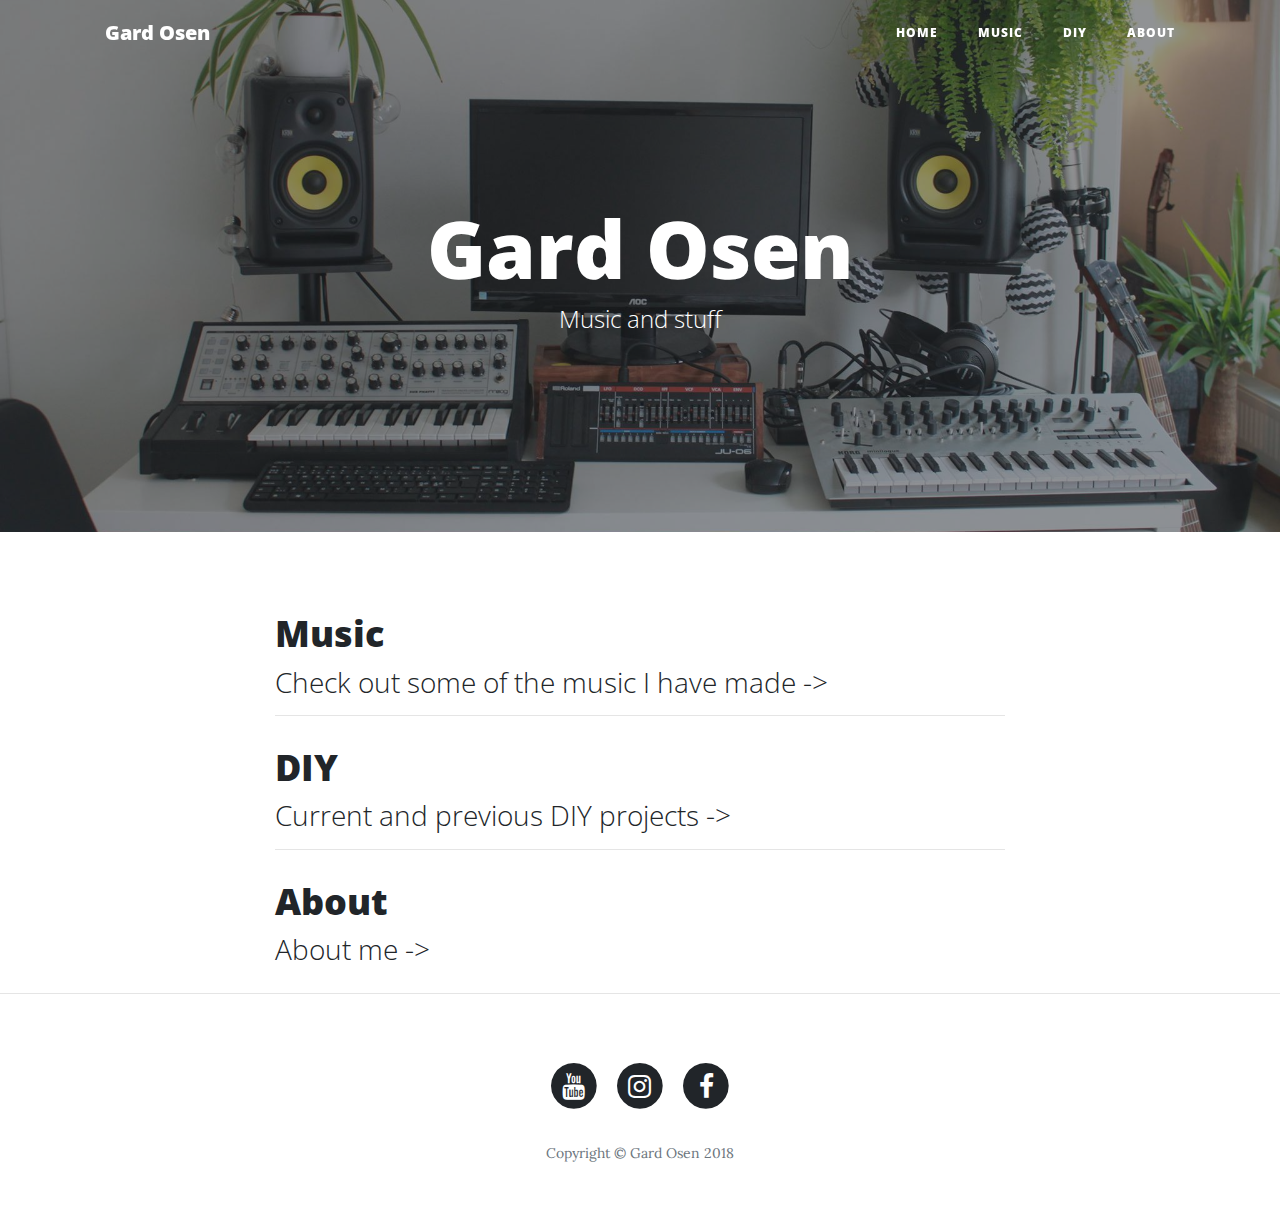
<file: public/index.html>
<!DOCTYPE html>
<html lang="en">

  <head>

    <meta charset="utf-8">
    <meta name="viewport" content="width=device-width, initial-scale=1, shrink-to-fit=no">
    <meta name="description" content="">
    <meta name="author" content="">

    <title>Gard Osen</title>

    <!-- Bootstrap core CSS -->
    <link href="vendor/bootstrap/css/bootstrap.min.css" rel="stylesheet">

    <!-- Custom fonts for this template -->
    <link href="vendor/font-awesome/css/font-awesome.min.css" rel="stylesheet" type="text/css">
    <link href='https://fonts.googleapis.com/css?family=Lora:400,700,400italic,700italic' rel='stylesheet' type='text/css'>
    <link href='https://fonts.googleapis.com/css?family=Open+Sans:300italic,400italic,600italic,700italic,800italic,400,300,600,700,800' rel='stylesheet' type='text/css'>

    <!-- Custom styles for this template -->
    <link href="css/clean-blog.min.css" rel="stylesheet">

  </head>

  <body>

    <!-- Navigation -->
    <nav class="navbar navbar-expand-lg navbar-light fixed-top" id="mainNav">
      <div class="container">
        <a class="navbar-brand" href="index.html">Gard Osen</a>
        <button class="navbar-toggler navbar-toggler-right" type="button" data-toggle="collapse" data-target="#navbarResponsive" aria-controls="navbarResponsive" aria-expanded="false" aria-label="Toggle navigation">
          Menu
          <i class="fa fa-bars"></i>
        </button>
        <div class="collapse navbar-collapse" id="navbarResponsive">
          <ul class="navbar-nav ml-auto">
            <li class="nav-item">
              <a class="nav-link" href="index.html">Home</a>
            </li>
            <li class="nav-item">
              <a class="nav-link" href="music.html">Music</a>
            </li>
            <li class="nav-item">
              <a class="nav-link" href="diy.html">DIY</a>
            </li>
            <li class="nav-item">
              <a class="nav-link" href="about.html">About</a>
            </li>
          </ul>
        </div>
      </div>
    </nav>

    <!-- Page Header -->
    <header class="masthead" style="background-image: url('img/pult.jpg')">
      <div class="overlay"></div>
      <div class="container">
        <div class="row">
          <div class="col-lg-8 col-md-10 mx-auto">
            <div class="site-heading">
              <h1>Gard Osen</h1>
              <span class="subheading">Music and stuff</span>
            </div>
          </div>
        </div>
      </div>
    </header>

    <!-- Main Content -->
    <div class="container">
      <div class="row">
        <div class="col-lg-8 col-md-10 mx-auto">
          <div class="post-preview">
            <a href="music.html">
              <h2 class="post-title">
                Music
              </h2>
              <h3 class="post-subtitle">
                Check out some of the music I have made ->
              </h3>
            </a>
          </div>

          <hr>

          <div class="post-preview">
            <a href="diy.html">
              <h2 class="post-title">
                DIY
              </h2>
               <h3 class="post-subtitle">
                Current and previous DIY projects ->
              </h3>
            </a>
          </div>

          <hr>

         <div class="post-preview">
            <a href="about.html">
              <h2 class="post-title">
                About
              </h2>
               <h3 class="post-subtitle">
                About me ->
              </h3>
            </a>
          </div>
          
       
          <!-- Pager -->
          
        </div>
      </div>
    </div>

    <hr>

    <!-- Footer -->
    <footer>
      <div class="container">
        <div class="row">
          <div class="col-lg-8 col-md-10 mx-auto">
            <ul class="list-inline text-center">
              <li class="list-inline-item">
                <a target="_blank" href="https://www.youtube.com/channel/UC_n0PKiwipi8yxpQF5TBkig">
                  <span class="fa-stack fa-lg">
                    <i class="fa fa-circle fa-stack-2x"></i>
                    <i class="fa fa-youtube fa-stack-1x fa-inverse"></i>
                  </span>
                </a>
              </li>
              <li class="list-inline-item">
                <a target="_blank" href="https://www.instagram.com/gard.osen/">
                  <span class="fa-stack fa-lg">
                    <i class="fa fa-circle fa-stack-2x"></i>
                    <i class="fa fa-instagram fa-stack-1x fa-inverse"></i>
                  </span>
                </a>
              </li>
              <li class="list-inline-item">
                <a target="_blank" href="https://www.facebook.com/Gard-Osen-207538546391559/">
                  <span class="fa-stack fa-lg">
                    <i class="fa fa-circle fa-stack-2x"></i>
                    <i class="fa fa-facebook fa-stack-1x fa-inverse"></i>
                  </span>
                </a>
              </li>
            </ul>
            <p class="copyright text-muted">Copyright &copy; Gard Osen 2018</p>
          </div>
        </div>
      </div>
    </footer>

    <!-- Bootstrap core JavaScript -->
    <script src="vendor/jquery/jquery.min.js"></script>
    <script src="vendor/bootstrap/js/bootstrap.bundle.min.js"></script>

    <!-- Custom scripts for this template -->
    <script src="js/clean-blog.min.js"></script>

  </body>

</html>
</file>
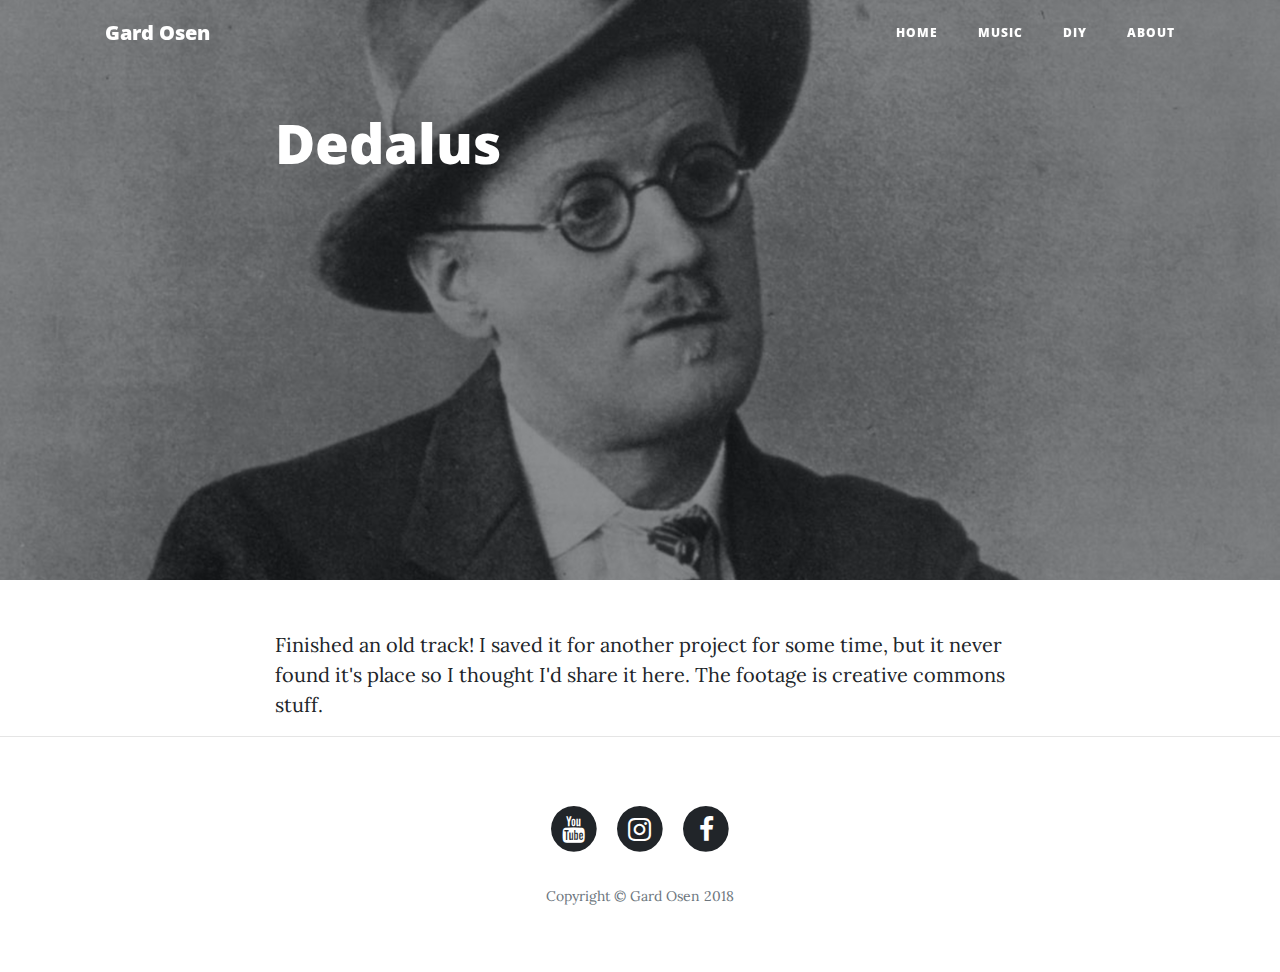
<file: public/dedalus.html>
<!DOCTYPE html>
<html lang="en">

  <head>

    <meta charset="utf-8">
    <meta name="viewport" content="width=device-width, initial-scale=1, shrink-to-fit=no">
    <meta name="description" content="">
    <meta name="author" content="">

    <title>Gard Osen</title>

    <!-- Bootstrap core CSS -->
    <link href="vendor/bootstrap/css/bootstrap.min.css" rel="stylesheet">

    <!-- Custom fonts for this template -->
    <link href="vendor/font-awesome/css/font-awesome.min.css" rel="stylesheet" type="text/css">
    <link href='https://fonts.googleapis.com/css?family=Lora:400,700,400italic,700italic' rel='stylesheet' type='text/css'>
    <link href='https://fonts.googleapis.com/css?family=Open+Sans:300italic,400italic,600italic,700italic,800italic,400,300,600,700,800' rel='stylesheet' type='text/css'>

    <!-- Custom styles for this template -->
    <link href="css/clean-blog.min.css" rel="stylesheet">

  </head>

  <body>

    <!-- Navigation -->
    <nav class="navbar navbar-expand-lg navbar-light fixed-top" id="mainNav">
      <div class="container">
        <a class="navbar-brand" href="index.html">Gard Osen</a>
        <button class="navbar-toggler navbar-toggler-right" type="button" data-toggle="collapse" data-target="#navbarResponsive" aria-controls="navbarResponsive" aria-expanded="false" aria-label="Toggle navigation">
          Menu
          <i class="fa fa-bars"></i>
        </button>
        <div class="collapse navbar-collapse" id="navbarResponsive">
          <ul class="navbar-nav ml-auto">
            <li class="nav-item">
              <a class="nav-link" href="index.html">Home</a>
            </li>
            <li class="nav-item">
              <a class="nav-link" href="music.html">Music</a>
            </li>
            <li class="nav-item">
              <a class="nav-link" href="diy.html">DIY</a>
            </li>
            <li class="nav-item">
              <a class="nav-link" href="about.html">About</a>
            </li>
          </ul>
        </div>
      </div>
    </nav>

    <!-- Page Header -->
    
    <header class="masthead" style="background-image: url('img/dedalus.jpg')">
      <div class="overlay"></div>
      <div class="container">
  
        <div class="row">
          <div class="col-lg-8 col-md-10 mx-auto">
            <div class="post-heading video-in-header" style="padding-top:15%; padding-bottom:10%">
            <h1>Dedalus</h1>
              <iframe width="560" height="315" src="https://www.youtube.com/embed/blFBh7sHgC0?ecver=2" frameborder="0" allow="autoplay; encrypted-media" allowfullscreen></iframe>
             
          </div>
        </div>
      
      </div>
    </header>

    <!-- Post Content -->
    <article>
      <div class="container">
        <div class="row">
          <div class="col-lg-8 col-md-10 mx-auto">

            Finished an old track! I saved it for another project for some time, but it never found it's place so I thought I'd share it here.

The footage is creative commons stuff.
          </div>
        </div>
      </div>
    </article>

    <hr>

    <!-- Footer -->
     <footer>
      <div class="container">
        <div class="row">
          <div class="col-lg-8 col-md-10 mx-auto">
            <ul class="list-inline text-center">
              <li class="list-inline-item">
                <a target="_blank" href="https://www.youtube.com/channel/UC_n0PKiwipi8yxpQF5TBkig">
                  <span class="fa-stack fa-lg">
                    <i class="fa fa-circle fa-stack-2x"></i>
                    <i class="fa fa-youtube fa-stack-1x fa-inverse"></i>
                  </span>
                </a>
              </li>
              <li class="list-inline-item">
                <a target="_blank" href="https://www.instagram.com/gard.osen/">
                  <span class="fa-stack fa-lg">
                    <i class="fa fa-circle fa-stack-2x"></i>
                    <i class="fa fa-instagram fa-stack-1x fa-inverse"></i>
                  </span>
                </a>
              </li>
              <li class="list-inline-item">
                <a target="_blank" href="https://www.facebook.com/Gard-Osen-207538546391559/">
                  <span class="fa-stack fa-lg">
                    <i class="fa fa-circle fa-stack-2x"></i>
                    <i class="fa fa-facebook fa-stack-1x fa-inverse"></i>
                  </span>
                </a>
              </li>
            </ul>
            <p class="copyright text-muted">Copyright &copy; Gard Osen 2018</p>
          </div>
        </div>
      </div>
    </footer>

    <!-- Bootstrap core JavaScript -->
    <script src="vendor/jquery/jquery.min.js"></script>
    <script src="vendor/bootstrap/js/bootstrap.bundle.min.js"></script>

    <!-- Custom scripts for this template -->
    <script src="js/clean-blog.min.js"></script>

  </body>

</html>
</file>
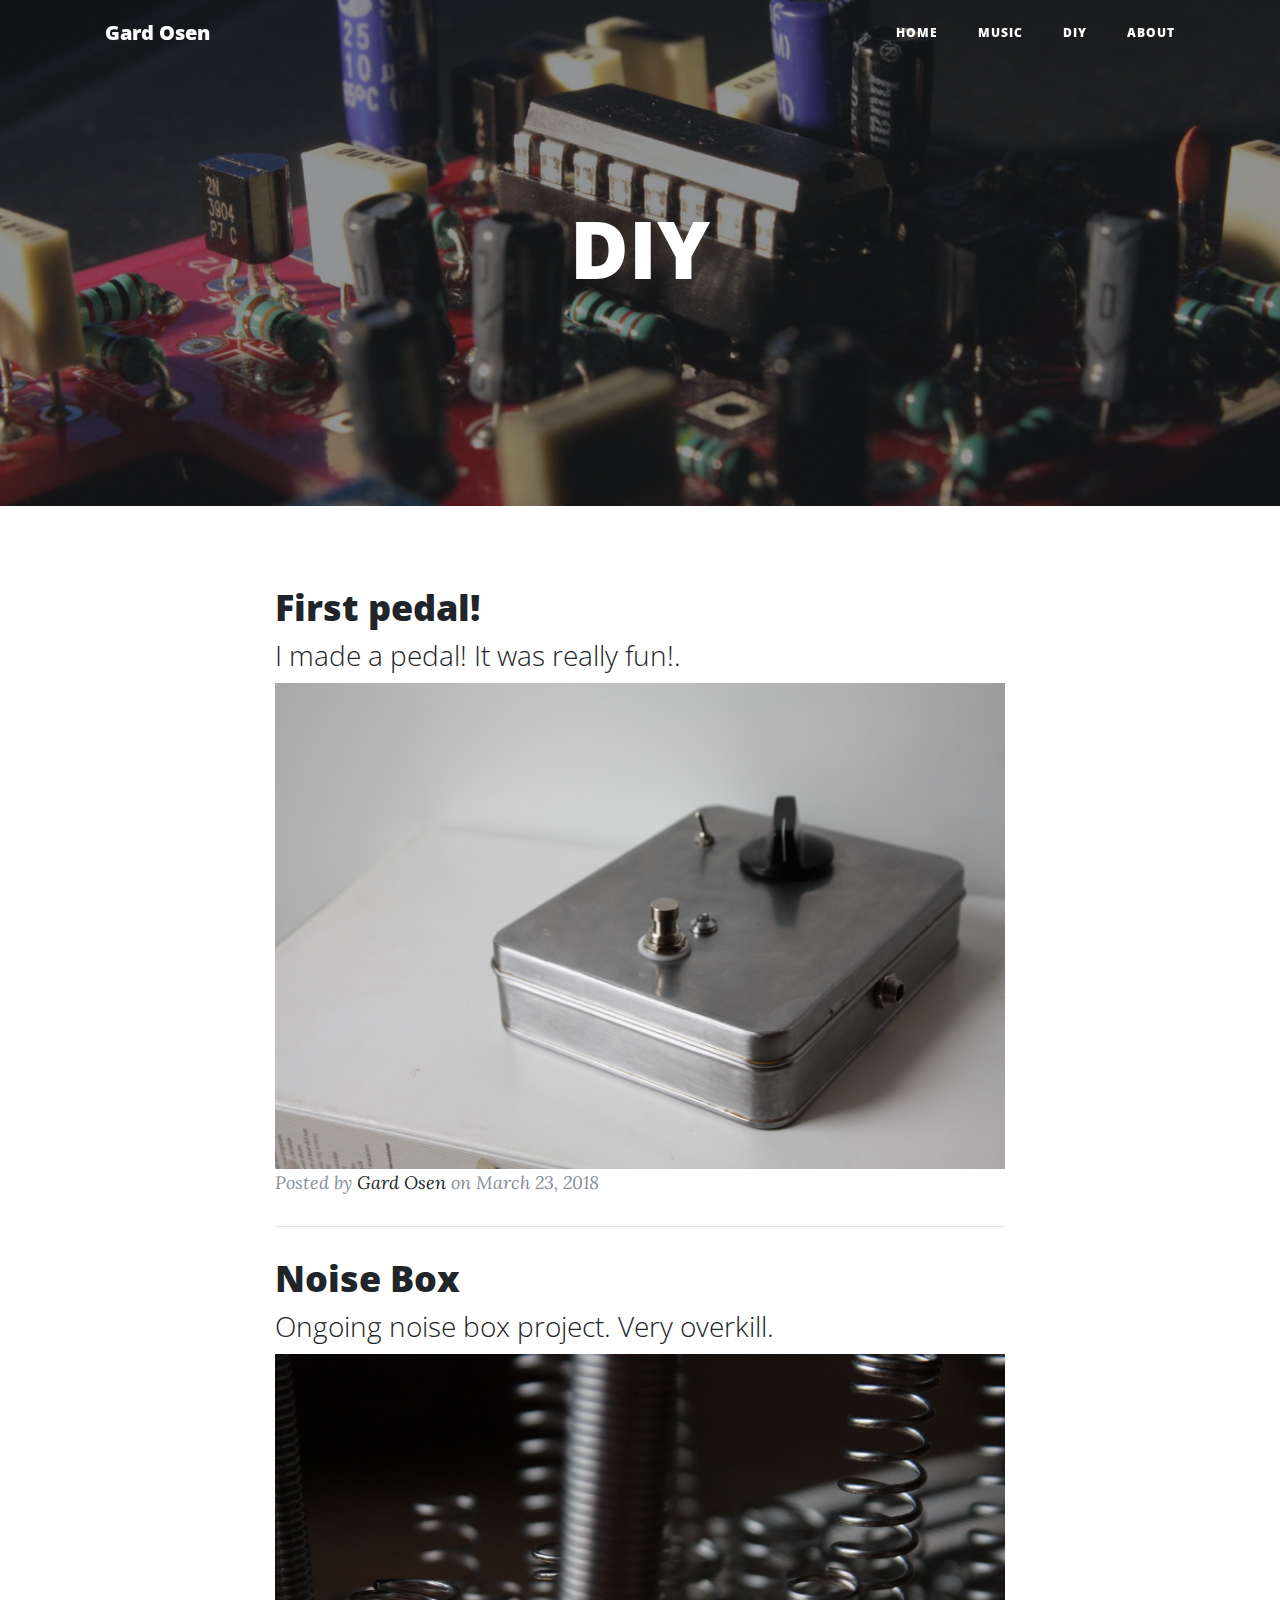
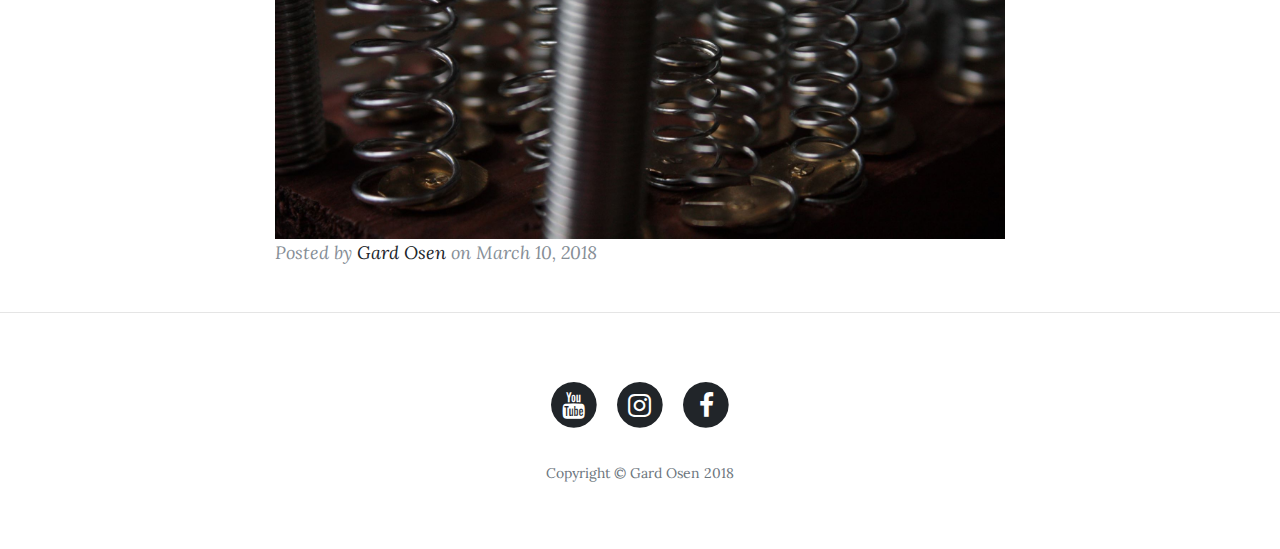
<file: public/diy.html>
<!DOCTYPE html>
<html lang="en">

  <head>

    <meta charset="utf-8">
    <meta name="viewport" content="width=device-width, initial-scale=1, shrink-to-fit=no">
    <meta name="description" content="">
    <meta name="author" content="">

    <title>Gard Osen</title>

    <!-- Bootstrap core CSS -->
    <link href="vendor/bootstrap/css/bootstrap.min.css" rel="stylesheet">

    <!-- Custom fonts for this template -->
    <link href="vendor/font-awesome/css/font-awesome.min.css" rel="stylesheet" type="text/css">
    <link href='https://fonts.googleapis.com/css?family=Lora:400,700,400italic,700italic' rel='stylesheet' type='text/css'>
    <link href='https://fonts.googleapis.com/css?family=Open+Sans:300italic,400italic,600italic,700italic,800italic,400,300,600,700,800' rel='stylesheet' type='text/css'>

    <!-- Custom styles for this template -->
    <link href="css/clean-blog.min.css" rel="stylesheet">

  </head>

  <body>

    <!-- Navigation -->
    <nav class="navbar navbar-expand-lg navbar-light fixed-top" id="mainNav">
      <div class="container">
        <a class="navbar-brand" href="index.html">Gard Osen</a>
        <button class="navbar-toggler navbar-toggler-right" type="button" data-toggle="collapse" data-target="#navbarResponsive" aria-controls="navbarResponsive" aria-expanded="false" aria-label="Toggle navigation">
          Menu
          <i class="fa fa-bars"></i>
        </button>
        <div class="collapse navbar-collapse" id="navbarResponsive">
          <ul class="navbar-nav ml-auto">
            <li class="nav-item">
              <a class="nav-link" href="index.html">Home</a>
            </li>
            <li class="nav-item">
              <a class="nav-link" href="music.html">Music</a>
            </li>
            <li class="nav-item">
              <a class="nav-link" href="diy.html">DIY</a>
            </li>
            <li class="nav-item">
              <a class="nav-link" href="about.html">About</a>
            </li>
          </ul>
        </div>
      </div>
    </nav>

    <!-- Page Header -->
    <header class="masthead" style="background-image: url('img/componentcity.jpg')">
      <div class="overlay"></div>
      <div class="container">
        <div class="row">
          <div class="col-lg-8 col-md-10 mx-auto">
            <div class="site-heading">
              <h1>DIY</h1>
              <span class="subheading"></span>
            </div>
          </div>
        </div>
      </div>
    </header>

    <!-- Main Content -->
    <div class="container">
      <div class="row">
        <div class="col-lg-8 col-md-10 mx-auto">

        <div class="post-preview">
            <a href="firstpedal.html">
              <h2 class="post-title">
                First pedal!
              </h2>
              <h3 class="post-subtitle">
                I made a pedal! It was really fun!.
              </h3>
              <img class="postimg" src="img/firstpedal1.JPG">
            </a>
            
            <p class="post-meta">Posted by
              <a href="#">Gard Osen</a>
              on March 23, 2018</p>
          </div>

          <hr>
          
          <div class="post-preview">
            <a href="noisebox.html">
              <h2 class="post-title">
                Noise Box
              </h2>
              <h3 class="post-subtitle">
                Ongoing noise box project. Very overkill.
              </h3>
              <img class="postimg" src="img/noisebox1.jpg">
            </a>
            
            <p class="post-meta">Posted by
              <a href="#">Gard Osen</a>
              on March 10, 2018</p>
          </div>
         
          <!--
          <div class="post-preview">
            <a href="post.html">
              <h2 class="post-title">
                I believe every human has a finite number of heartbeats. I don't intend to waste any of mine.
              </h2>
            </a>
            <p class="post-meta">Posted by
              <a href="#">Start Bootstrap</a>
              on September 18, 2018</p>
          </div>
          <hr>
          <div class="post-preview">
            <a href="post.html">
              <h2 class="post-title">
                Science has not yet mastered prophecy
              </h2>
              <h3 class="post-subtitle">
                We predict too much for the next year and yet far too little for the next ten.
              </h3>
            </a>
            <p class="post-meta">Posted by
              <a href="#">Start Bootstrap</a>
              on August 24, 2018</p>
          </div>
          <hr>
          <div class="post-preview">
            <a href="post.html">
              <h2 class="post-title">
                Failure is not an option
              </h2>
              <h3 class="post-subtitle">
                Many say exploration is part of our destiny, but it’s actually our duty to future generations.
              </h3>
            </a>
            <p class="post-meta">Posted by
              <a href="#">Start Bootstrap</a>
              on July 8, 2018</p>
          </div>
          -->
          
          <!-- Pager -->
          <!--
          <div class="clearfix">
            <a class="btn btn-primary float-right" href="#">Older Posts &rarr;</a>
          </div>
          -->
        </div>
      </div>
    </div>

    <hr>

    <!-- Footer -->
     <footer>
      <div class="container">
        <div class="row">
          <div class="col-lg-8 col-md-10 mx-auto">
            <ul class="list-inline text-center">
              <li class="list-inline-item">
                <a target="_blank" href="https://www.youtube.com/channel/UC_n0PKiwipi8yxpQF5TBkig">
                  <span class="fa-stack fa-lg">
                    <i class="fa fa-circle fa-stack-2x"></i>
                    <i class="fa fa-youtube fa-stack-1x fa-inverse"></i>
                  </span>
                </a>
              </li>
              <li class="list-inline-item">
                <a target="_blank" href="https://www.instagram.com/gard.osen/">
                  <span class="fa-stack fa-lg">
                    <i class="fa fa-circle fa-stack-2x"></i>
                    <i class="fa fa-instagram fa-stack-1x fa-inverse"></i>
                  </span>
                </a>
              </li>
              <li class="list-inline-item">
                <a target="_blank" href="https://www.facebook.com/Gard-Osen-207538546391559/">
                  <span class="fa-stack fa-lg">
                    <i class="fa fa-circle fa-stack-2x"></i>
                    <i class="fa fa-facebook fa-stack-1x fa-inverse"></i>
                  </span>
                </a>
              </li>
            </ul>
            <p class="copyright text-muted">Copyright &copy; Gard Osen 2018</p>
          </div>
        </div>
      </div>
    </footer>

    <!-- Bootstrap core JavaScript -->
    <script src="vendor/jquery/jquery.min.js"></script>
    <script src="vendor/bootstrap/js/bootstrap.bundle.min.js"></script>

    <!-- Custom scripts for this template -->
    <script src="js/clean-blog.min.js"></script>

  </body>

</html>
</file>
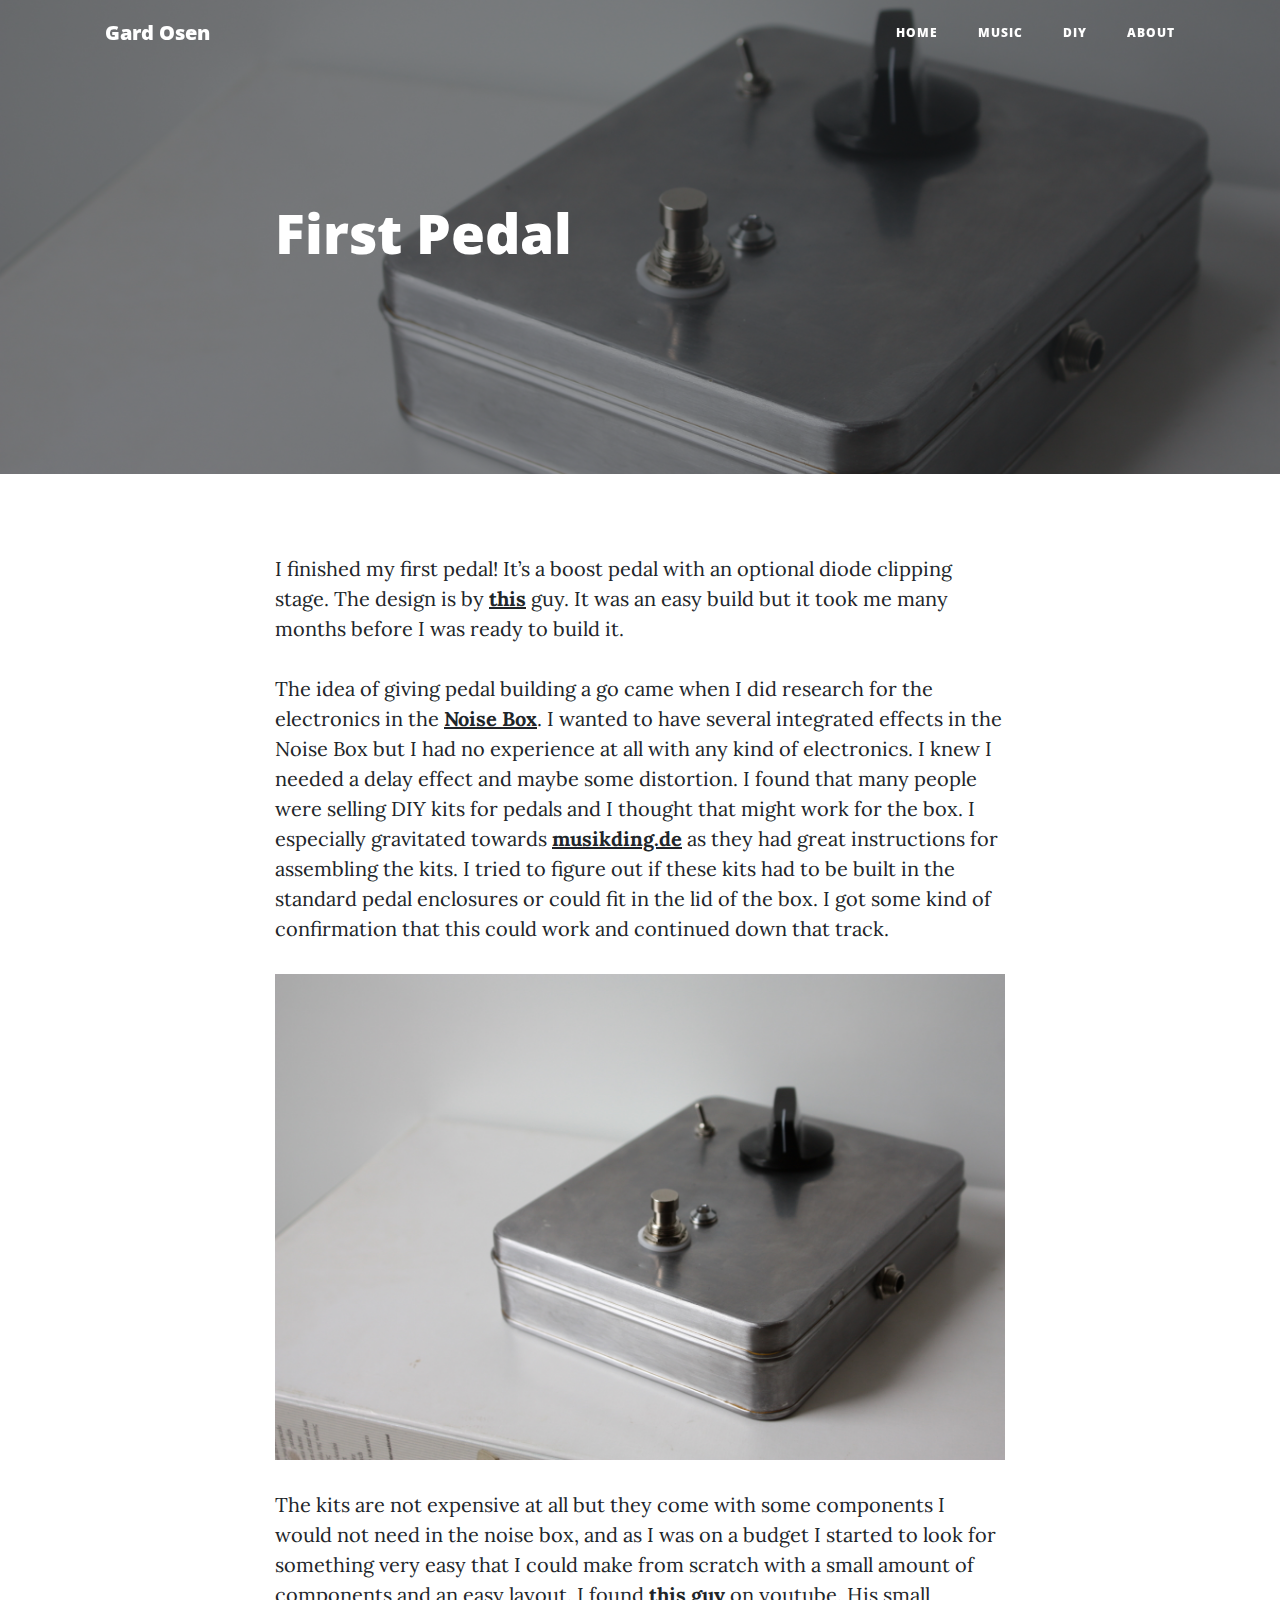
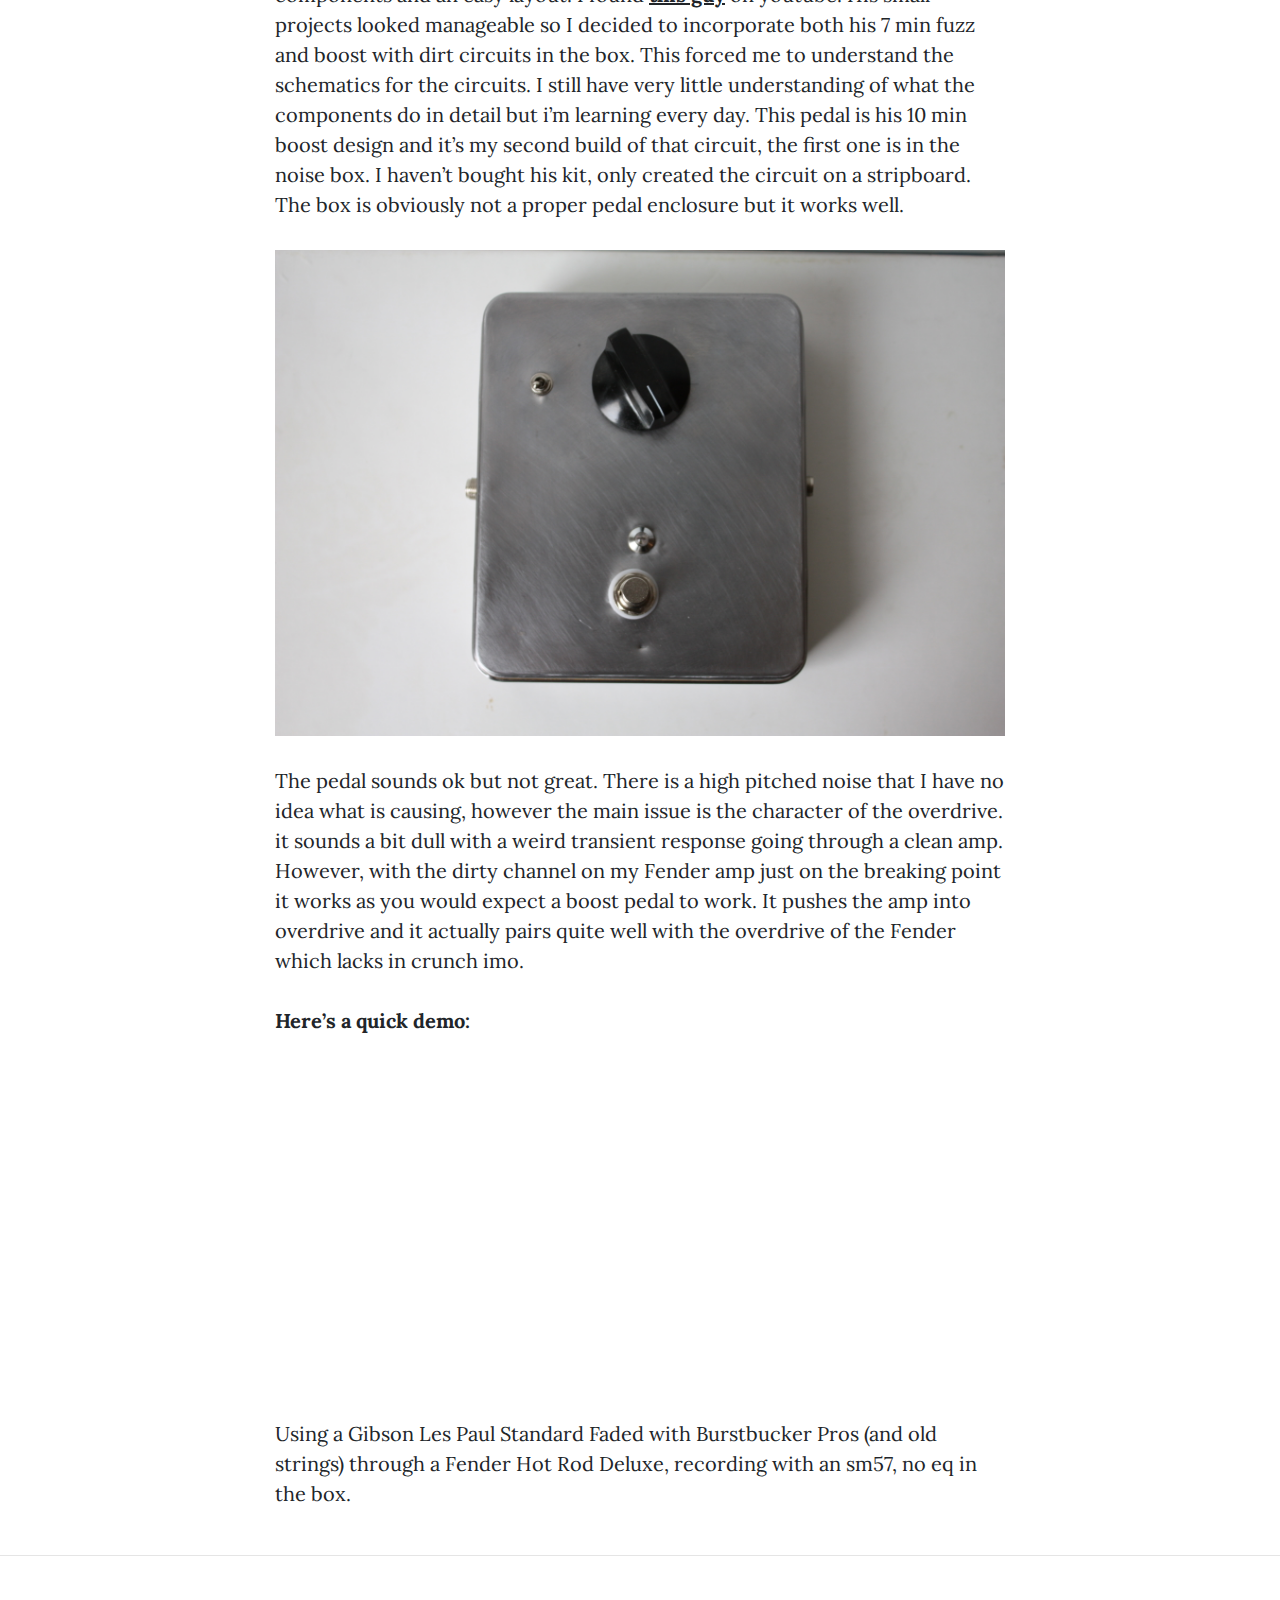
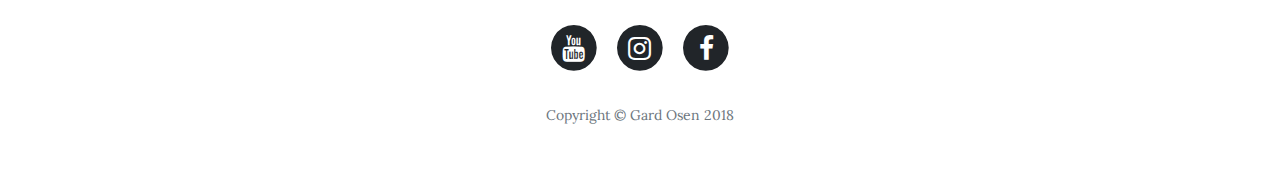
<file: public/firstpedal.html>
<!DOCTYPE html>
<html lang="en">

  <head>

    <meta charset="utf-8">
    <meta name="viewport" content="width=device-width, initial-scale=1, shrink-to-fit=no">
    <meta name="description" content="">
    <meta name="author" content="">

    <title>Gard Osen</title>

    <!-- Bootstrap core CSS -->
    <link href="vendor/bootstrap/css/bootstrap.min.css" rel="stylesheet">

    <!-- Custom fonts for this template -->
    <link href="vendor/font-awesome/css/font-awesome.min.css" rel="stylesheet" type="text/css">
    <link href='https://fonts.googleapis.com/css?family=Lora:400,700,400italic,700italic' rel='stylesheet' type='text/css'>
    <link href='https://fonts.googleapis.com/css?family=Open+Sans:300italic,400italic,600italic,700italic,800italic,400,300,600,700,800' rel='stylesheet' type='text/css'>

    <!-- Custom styles for this template -->
    <link href="css/clean-blog.min.css" rel="stylesheet">

  </head>

  <body>

    <!-- Navigation -->
    <nav class="navbar navbar-expand-lg navbar-light fixed-top" id="mainNav">
      <div class="container">
        <a class="navbar-brand" href="index.html">Gard Osen</a>
        <button class="navbar-toggler navbar-toggler-right" type="button" data-toggle="collapse" data-target="#navbarResponsive" aria-controls="navbarResponsive" aria-expanded="false" aria-label="Toggle navigation">
          Menu
          <i class="fa fa-bars"></i>
        </button>
        <div class="collapse navbar-collapse" id="navbarResponsive">
          <ul class="navbar-nav ml-auto">
            <li class="nav-item">
              <a class="nav-link" href="index.html">Home</a>
            </li>
            <li class="nav-item">
              <a class="nav-link" href="music.html">Music</a>
            </li>
            <li class="nav-item">
              <a class="nav-link" href="diy.html">DIY</a>
            </li>
            <li class="nav-item">
              <a class="nav-link" href="about.html">About</a>
            </li>
          </ul>
        </div>
      </div>
    </nav>

    <!-- Page Header -->
    
    <header class="masthead" style="background-image: url('img/firstpedal1.JPG')">
      <div class="overlay"></div>
      <div class="container">
        <div class="row">
          <div class="col-lg-8 col-md-10 mx-auto">
            <div class="post-heading">
              <h1>First Pedal</h1>
             
            </div>
          </div>
        </div>
      </div>
    </header>

    <!-- Post Content -->
    <article>
      <div class="container">
        <div class="row">
          <div class="col-lg-8 col-md-10 mx-auto">

            <p>I finished my first pedal! It’s a boost pedal with an optional diode clipping stage. The design is by <a target="_blank" href="http://www.diyguitarpedals.com.au/shop/index.php"><b>this</b></a> guy. It was an easy build but it took me many months before I was ready to build it.
            </p>

            <p>The idea of giving pedal building a go came when I did research for the electronics in the <a target="_blank" href="http://gardosen.com/noisebox.html"><b>Noise Box</b></a>. I wanted to have several integrated effects in the Noise Box but I had no experience at all with any kind of electronics. I knew I needed a delay effect and maybe some distortion. I found that many people were selling DIY kits for pedals and I thought that might work for the box. I especially gravitated towards <a target="_blank" href="https://www.musikding.de/"><b>musikding.de</b></a> as they had great instructions for assembling the kits. I tried to figure out if these kits had to be built in the standard pedal enclosures or could fit in the lid of the box. I got some kind of confirmation that this could work and continued down that track.
            </p>

            <img class="img-fluid" src="img/firstpedal1.JPG">

            <p>
            The kits are not expensive at all but they come with some components I would not need in the noise box, and as I was on a budget I started to look for something very easy that I could make from scratch with a small amount of components and an easy layout. I found <a target="_blank" href="https://www.youtube.com/user/chromespherecom"><b>this guy</b></a> on youtube. His small projects looked manageable so I decided to incorporate both his 7 min fuzz and boost with dirt circuits in the box. This forced me to understand the schematics for the circuits. I still have very little understanding of what the components do in detail but i’m learning every day. This pedal is his 10 min boost design and it’s my second build of that circuit, the first one is in the noise box. I haven’t bought his kit, only created the circuit on a stripboard. The box is obviously not a proper pedal enclosure but it works well. 
            </p>

            <img class="img-fluid" src="img/firstpedal2.JPG">

            <p>
            The pedal sounds ok but not great. There is a high pitched noise that I have no idea what is causing, however the main issue is the character of the overdrive. it sounds a bit dull with a weird transient response going through a clean amp. However, with the dirty channel on my Fender amp just on the breaking point it works as you would expect a boost pedal to work. It pushes the amp into overdrive and it actually pairs quite well with the overdrive of the Fender which lacks in crunch imo. 
            </p>

            <p>
            <b>Here’s a quick demo:</b>
            </p>

            <iframe width="560" height="315" src="https://www.youtube.com/embed/fkoh2ZaMzBw" frameborder="0" allow="autoplay; encrypted-media" allowfullscreen></iframe>

            <p>Using a Gibson Les Paul Standard Faded with Burstbucker Pros (and old strings) through a Fender Hot Rod Deluxe, recording with an sm57, no eq in the box.</p>
            
          </div>
        </div>
      </div>
    </article>

    <hr>

    <!-- Footer -->
     <footer>
      <div class="container">
        <div class="row">
          <div class="col-lg-8 col-md-10 mx-auto">
            <ul class="list-inline text-center">
              <li class="list-inline-item">
                <a target="_blank" href="https://www.youtube.com/channel/UC_n0PKiwipi8yxpQF5TBkig">
                  <span class="fa-stack fa-lg">
                    <i class="fa fa-circle fa-stack-2x"></i>
                    <i class="fa fa-youtube fa-stack-1x fa-inverse"></i>
                  </span>
                </a>
              </li>
              <li class="list-inline-item">
                <a target="_blank" href="https://www.instagram.com/gard.osen/">
                  <span class="fa-stack fa-lg">
                    <i class="fa fa-circle fa-stack-2x"></i>
                    <i class="fa fa-instagram fa-stack-1x fa-inverse"></i>
                  </span>
                </a>
              </li>
              <li class="list-inline-item">
                <a target="_blank" href="https://www.facebook.com/Gard-Osen-207538546391559/">
                  <span class="fa-stack fa-lg">
                    <i class="fa fa-circle fa-stack-2x"></i>
                    <i class="fa fa-facebook fa-stack-1x fa-inverse"></i>
                  </span>
                </a>
              </li>
            </ul>
            <p class="copyright text-muted">Copyright &copy; Gard Osen 2018</p>
          </div>
        </div>
      </div>
    </footer>

    <!-- Bootstrap core JavaScript -->
    <script src="vendor/jquery/jquery.min.js"></script>
    <script src="vendor/bootstrap/js/bootstrap.bundle.min.js"></script>

    <!-- Custom scripts for this template -->
    <script src="js/clean-blog.min.js"></script>

  </body>

</html>
</file>
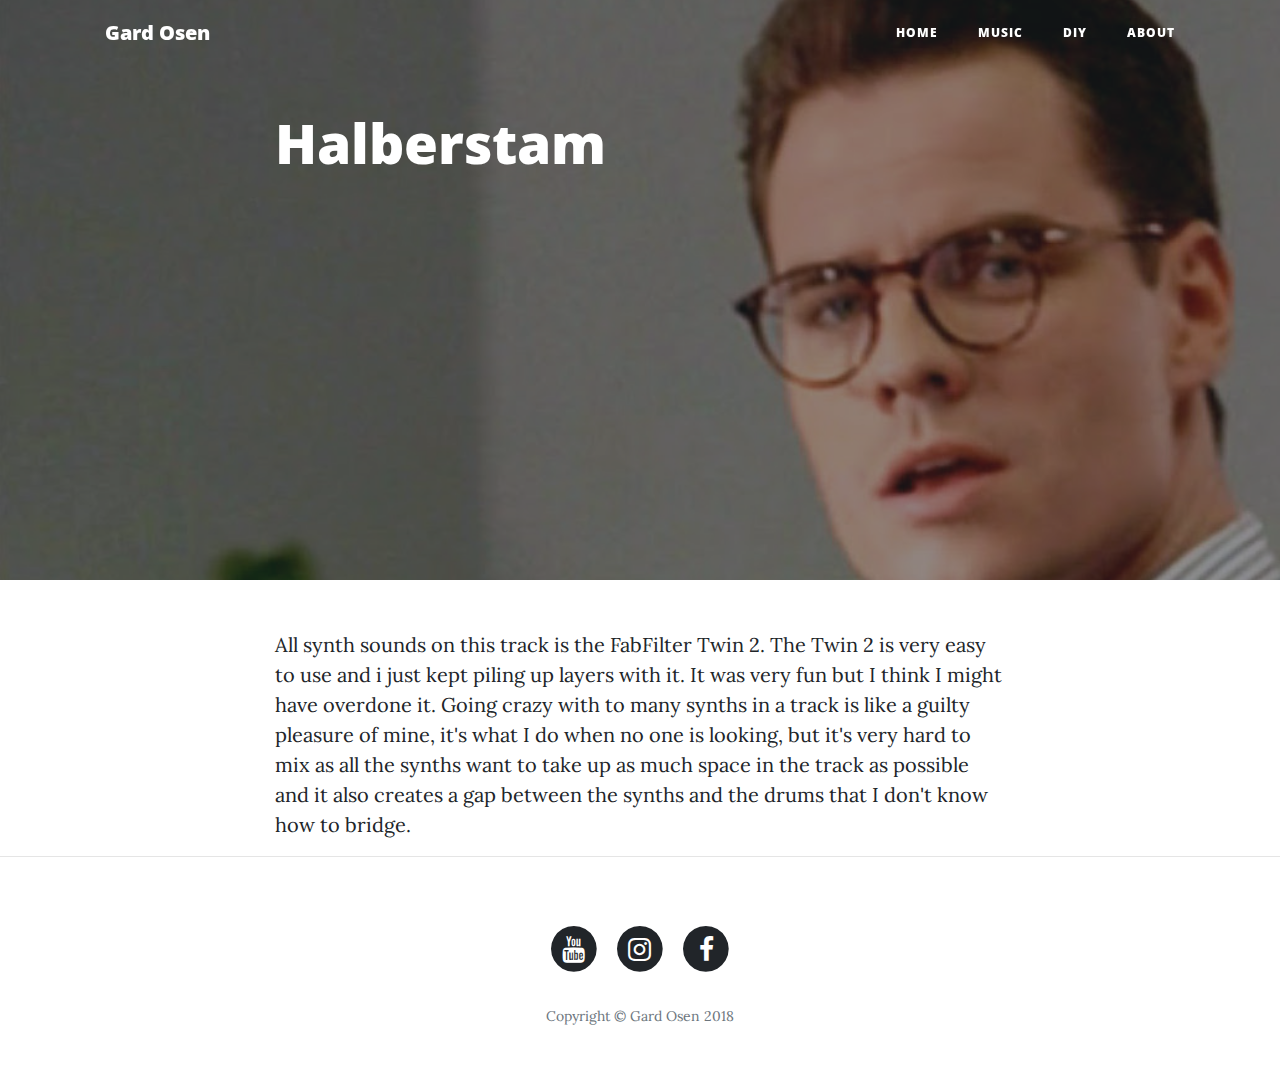
<file: public/halberstam.html>
<!DOCTYPE html>
<html lang="en">

  <head>

    <meta charset="utf-8">
    <meta name="viewport" content="width=device-width, initial-scale=1, shrink-to-fit=no">
    <meta name="description" content="">
    <meta name="author" content="">

    <title>Gard Osen</title>

    <!-- Bootstrap core CSS -->
    <link href="vendor/bootstrap/css/bootstrap.min.css" rel="stylesheet">

    <!-- Custom fonts for this template -->
    <link href="vendor/font-awesome/css/font-awesome.min.css" rel="stylesheet" type="text/css">
    <link href='https://fonts.googleapis.com/css?family=Lora:400,700,400italic,700italic' rel='stylesheet' type='text/css'>
    <link href='https://fonts.googleapis.com/css?family=Open+Sans:300italic,400italic,600italic,700italic,800italic,400,300,600,700,800' rel='stylesheet' type='text/css'>

    <!-- Custom styles for this template -->
    <link href="css/clean-blog.min.css" rel="stylesheet">

  </head>

  <body>

    <!-- Navigation -->
    <nav class="navbar navbar-expand-lg navbar-light fixed-top" id="mainNav">
      <div class="container">
        <a class="navbar-brand" href="index.html">Gard Osen</a>
        <button class="navbar-toggler navbar-toggler-right" type="button" data-toggle="collapse" data-target="#navbarResponsive" aria-controls="navbarResponsive" aria-expanded="false" aria-label="Toggle navigation">
          Menu
          <i class="fa fa-bars"></i>
        </button>
        <div class="collapse navbar-collapse" id="navbarResponsive">
          <ul class="navbar-nav ml-auto">
            <li class="nav-item">
              <a class="nav-link" href="index.html">Home</a>
            </li>
            <li class="nav-item">
              <a class="nav-link" href="music.html">Music</a>
            </li>
            <li class="nav-item">
              <a class="nav-link" href="diy.html">DIY</a>
            </li>
            <li class="nav-item">
              <a class="nav-link" href="about.html">About</a>
            </li>
          </ul>
        </div>
      </div>
    </nav>

    <!-- Page Header -->
    
    <header class="masthead" style="background-image: url('img/halberstam2.jpg')">
      <div class="overlay"></div>
      <div class="container">
  
        <div class="row">
          <div class="col-lg-8 col-md-10 mx-auto">
            <div class="post-heading video-in-header" style="padding-top:15%; padding-bottom:10%">
            <h1>Halberstam</h1>
              <iframe width="560" height="315" src="https://www.youtube.com/embed/wlR5y_pJsq4" frameborder="0" allow="autoplay; encrypted-media" allowfullscreen></iframe>
             
          </div>
        </div>
      
      </div>
    </header>

    <!-- Post Content -->
    <article>
      <div class="container">
        <div class="row">
          <div class="col-lg-8 col-md-10 mx-auto">
            All synth sounds on this track is the FabFilter Twin 2. The Twin 2 is very easy to use and i just kept piling up layers with it. It was very fun but I think I might have overdone it. Going crazy with to many synths in a track is like a guilty pleasure of mine, it's what I do when no one is looking, but it's very hard to mix as all the synths want to take up as much space in the track as possible and it also creates a gap between the synths and the drums that I don't know how to bridge. 
          </div>
        </div>
      </div>
    </article>

    <hr>

    <!-- Footer -->
     <footer>
      <div class="container">
        <div class="row">
          <div class="col-lg-8 col-md-10 mx-auto">
            <ul class="list-inline text-center">
              <li class="list-inline-item">
                <a href="https://www.youtube.com/channel/UC_n0PKiwipi8yxpQF5TBkig">
                  <span class="fa-stack fa-lg">
                    <i class="fa fa-circle fa-stack-2x"></i>
                    <i class="fa fa-youtube fa-stack-1x fa-inverse"></i>
                  </span>
                </a>
              </li>
              <li class="list-inline-item">
                <a href="https://www.instagram.com/gard.osen/">
                  <span class="fa-stack fa-lg">
                    <i class="fa fa-circle fa-stack-2x"></i>
                    <i class="fa fa-instagram fa-stack-1x fa-inverse"></i>
                  </span>
                </a>
              </li>
              <li class="list-inline-item">
                <a href="https://www.facebook.com/Gard-Osen-207538546391559/">
                  <span class="fa-stack fa-lg">
                    <i class="fa fa-circle fa-stack-2x"></i>
                    <i class="fa fa-facebook fa-stack-1x fa-inverse"></i>
                  </span>
                </a>
              </li>
            </ul>
            <p class="copyright text-muted">Copyright &copy; Gard Osen 2018</p>
          </div>
        </div>
      </div>
    </footer>

    <!-- Bootstrap core JavaScript -->
    <script src="vendor/jquery/jquery.min.js"></script>
    <script src="vendor/bootstrap/js/bootstrap.bundle.min.js"></script>

    <!-- Custom scripts for this template -->
    <script src="js/clean-blog.min.js"></script>

  </body>

</html>
</file>
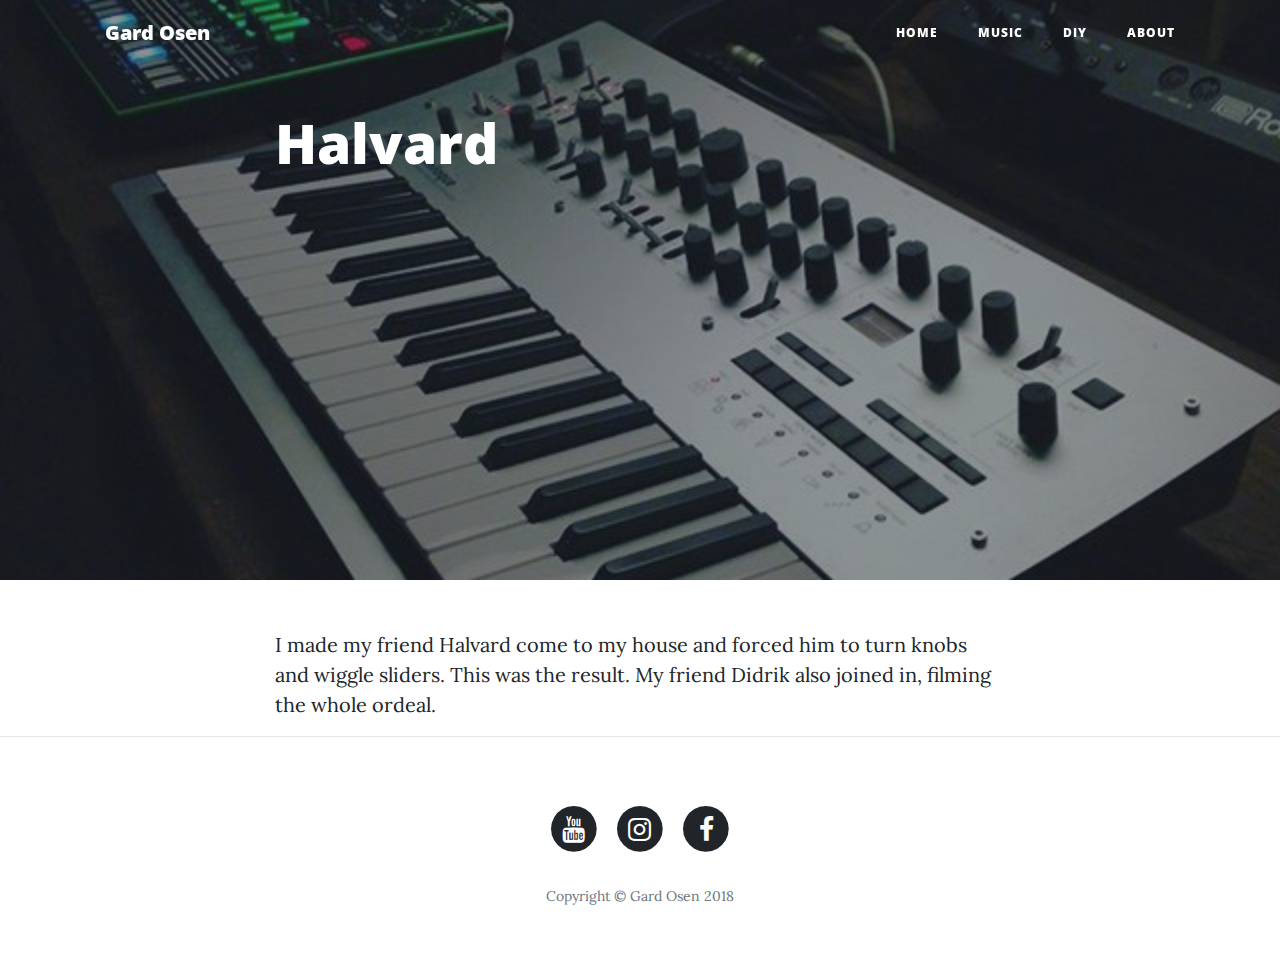
<file: public/halvard.html>
<!DOCTYPE html>
<html lang="en">

  <head>

    <meta charset="utf-8">
    <meta name="viewport" content="width=device-width, initial-scale=1, shrink-to-fit=no">
    <meta name="description" content="">
    <meta name="author" content="">

    <title>Gard Osen</title>

    <!-- Bootstrap core CSS -->
    <link href="vendor/bootstrap/css/bootstrap.min.css" rel="stylesheet">

    <!-- Custom fonts for this template -->
    <link href="vendor/font-awesome/css/font-awesome.min.css" rel="stylesheet" type="text/css">
    <link href='https://fonts.googleapis.com/css?family=Lora:400,700,400italic,700italic' rel='stylesheet' type='text/css'>
    <link href='https://fonts.googleapis.com/css?family=Open+Sans:300italic,400italic,600italic,700italic,800italic,400,300,600,700,800' rel='stylesheet' type='text/css'>

    <!-- Custom styles for this template -->
    <link href="css/clean-blog.min.css" rel="stylesheet">

  </head>

  <body>

    <!-- Navigation -->
    <nav class="navbar navbar-expand-lg navbar-light fixed-top" id="mainNav">
      <div class="container">
        <a class="navbar-brand" href="index.html">Gard Osen</a>
        <button class="navbar-toggler navbar-toggler-right" type="button" data-toggle="collapse" data-target="#navbarResponsive" aria-controls="navbarResponsive" aria-expanded="false" aria-label="Toggle navigation">
          Menu
          <i class="fa fa-bars"></i>
        </button>
        <div class="collapse navbar-collapse" id="navbarResponsive">
          <ul class="navbar-nav ml-auto">
            <li class="nav-item">
              <a class="nav-link" href="index.html">Home</a>
            </li>
            <li class="nav-item">
              <a class="nav-link" href="music.html">Music</a>
            </li>
            <li class="nav-item">
              <a class="nav-link" href="diy.html">DIY</a>
            </li>
            <li class="nav-item">
              <a class="nav-link" href="about.html">About</a>
            </li>
          </ul>
        </div>
      </div>
    </nav>

    <!-- Page Header -->
    
    <header class="masthead" style="background-image: url('img/halvard.jpg')">
      <div class="overlay"></div>
      <div class="container">
  
        <div class="row">
          <div class="col-lg-8 col-md-10 mx-auto">
            <div class="post-heading video-in-header" style="padding-top:15%; padding-bottom:10%">
            <h1>Halvard</h1>
             <iframe width="560" height="315" src="https://www.youtube.com/embed/x8NgLmlxZyk" frameborder="0" allow="autoplay; encrypted-media" allowfullscreen></iframe>
          </div>
        </div>
      
      </div>
    </header>

    <!-- Post Content -->
    <article>
      <div class="container">
        <div class="row">
          <div class="col-lg-8 col-md-10 mx-auto">

           I made my friend Halvard come to my house and forced him to turn knobs and wiggle sliders. This was the result. My friend Didrik also joined in, filming the whole ordeal.

          </div>
        </div>
      </div>
    </article>

    <hr>

    <!-- Footer -->
     <footer>
      <div class="container">
        <div class="row">
          <div class="col-lg-8 col-md-10 mx-auto">
            <ul class="list-inline text-center">
              <li class="list-inline-item">
                <a target="_blank" href="https://www.youtube.com/channel/UC_n0PKiwipi8yxpQF5TBkig">
                  <span class="fa-stack fa-lg">
                    <i class="fa fa-circle fa-stack-2x"></i>
                    <i class="fa fa-youtube fa-stack-1x fa-inverse"></i>
                  </span>
                </a>
              </li>
              <li class="list-inline-item">
                <a target="_blank" href="https://www.instagram.com/gard.osen/">
                  <span class="fa-stack fa-lg">
                    <i class="fa fa-circle fa-stack-2x"></i>
                    <i class="fa fa-instagram fa-stack-1x fa-inverse"></i>
                  </span>
                </a>
              </li>
              <li class="list-inline-item">
                <a target="_blank" href="https://www.facebook.com/Gard-Osen-207538546391559/">
                  <span class="fa-stack fa-lg">
                    <i class="fa fa-circle fa-stack-2x"></i>
                    <i class="fa fa-facebook fa-stack-1x fa-inverse"></i>
                  </span>
                </a>
              </li>
            </ul>
            <p class="copyright text-muted">Copyright &copy; Gard Osen 2018</p>
          </div>
        </div>
      </div>
    </footer>

    <!-- Bootstrap core JavaScript -->
    <script src="vendor/jquery/jquery.min.js"></script>
    <script src="vendor/bootstrap/js/bootstrap.bundle.min.js"></script>

    <!-- Custom scripts for this template -->
    <script src="js/clean-blog.min.js"></script>

  </body>

</html>
</file>
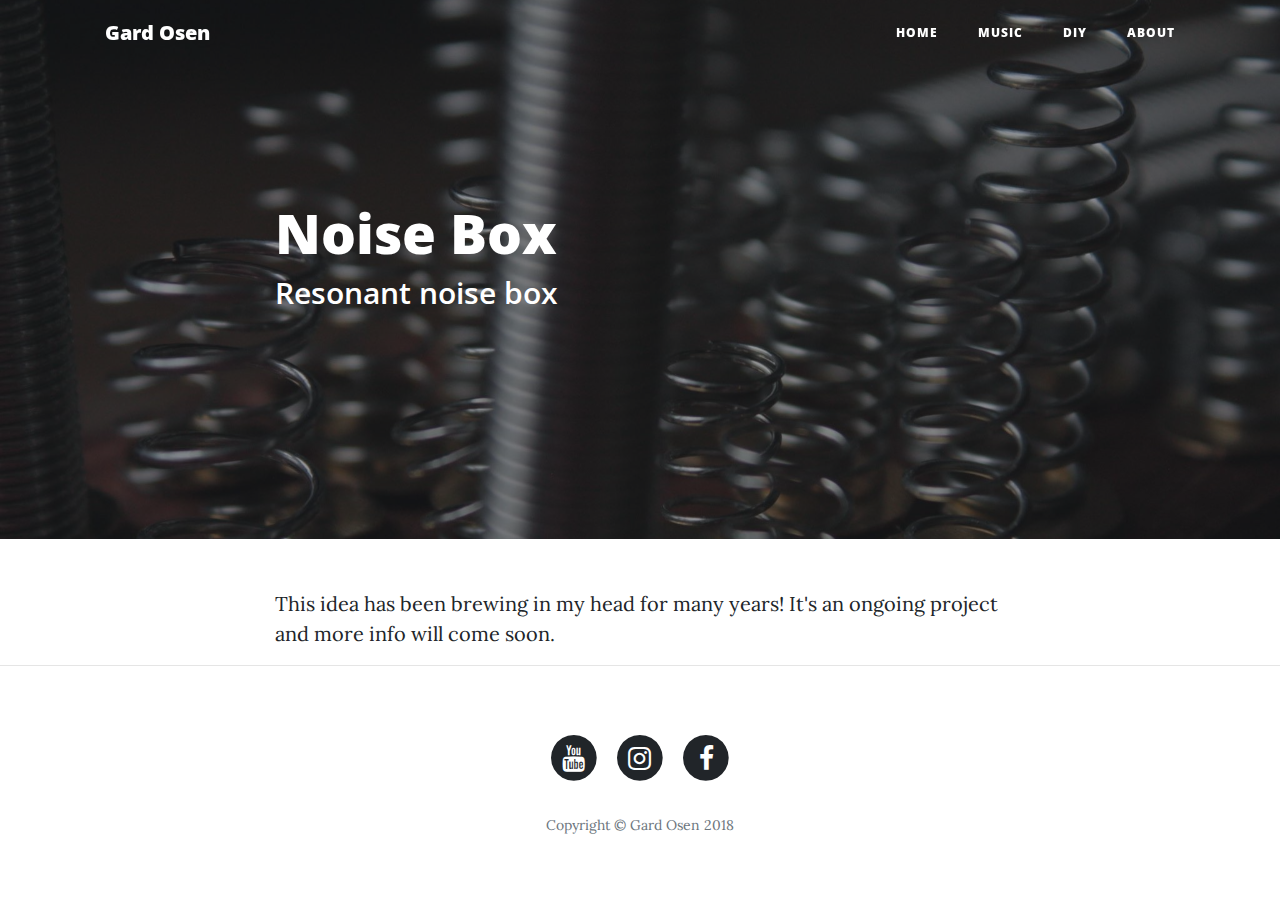
<file: public/noisebox.html>
<!DOCTYPE html>
<html lang="en">

  <head>

    <meta charset="utf-8">
    <meta name="viewport" content="width=device-width, initial-scale=1, shrink-to-fit=no">
    <meta name="description" content="">
    <meta name="author" content="">

    <title>Gard Osen</title>

    <!-- Bootstrap core CSS -->
    <link href="vendor/bootstrap/css/bootstrap.min.css" rel="stylesheet">

    <!-- Custom fonts for this template -->
    <link href="vendor/font-awesome/css/font-awesome.min.css" rel="stylesheet" type="text/css">
    <link href='https://fonts.googleapis.com/css?family=Lora:400,700,400italic,700italic' rel='stylesheet' type='text/css'>
    <link href='https://fonts.googleapis.com/css?family=Open+Sans:300italic,400italic,600italic,700italic,800italic,400,300,600,700,800' rel='stylesheet' type='text/css'>

    <!-- Custom styles for this template -->
    <link href="css/clean-blog.min.css" rel="stylesheet">

  </head>

  <body>

    <!-- Navigation -->
    <nav class="navbar navbar-expand-lg navbar-light fixed-top" id="mainNav">
      <div class="container">
        <a class="navbar-brand" href="index.html">Gard Osen</a>
        <button class="navbar-toggler navbar-toggler-right" type="button" data-toggle="collapse" data-target="#navbarResponsive" aria-controls="navbarResponsive" aria-expanded="false" aria-label="Toggle navigation">
          Menu
          <i class="fa fa-bars"></i>
        </button>
        <div class="collapse navbar-collapse" id="navbarResponsive">
          <ul class="navbar-nav ml-auto">
            <li class="nav-item">
              <a class="nav-link" href="index.html">Home</a>
            </li>
            <li class="nav-item">
              <a class="nav-link" href="music.html">Music</a>
            </li>
            <li class="nav-item">
              <a class="nav-link" href="diy.html">DIY</a>
            </li>
            <li class="nav-item">
              <a class="nav-link" href="about.html">About</a>
            </li>
          </ul>
        </div>
      </div>
    </nav>

    <!-- Page Header -->
    
    <header class="masthead" style="background-image: url('img/noisebox1.jpg')">
      <div class="overlay"></div>
      <div class="container">
        <div class="row">
          <div class="col-lg-8 col-md-10 mx-auto">
            <div class="post-heading">
              <h1>Noise Box</h1>
              <h2 class="subheading">Resonant noise box</h2>
            </div>
          </div>
        </div>
      </div>
    </header>

    <!-- Post Content -->
    <article>
      <div class="container">
        <div class="row">
          <div class="col-lg-8 col-md-10 mx-auto">
            This idea has been brewing in my head for many years! It's an ongoing project and more info will come soon.
          </div>
        </div>
      </div>
    </article>

    <hr>

    <!-- Footer -->
     <footer>
      <div class="container">
        <div class="row">
          <div class="col-lg-8 col-md-10 mx-auto">
            <ul class="list-inline text-center">
              <li class="list-inline-item">
                <a target="_blank" href="https://www.youtube.com/channel/UC_n0PKiwipi8yxpQF5TBkig">
                  <span class="fa-stack fa-lg">
                    <i class="fa fa-circle fa-stack-2x"></i>
                    <i class="fa fa-youtube fa-stack-1x fa-inverse"></i>
                  </span>
                </a>
              </li>
              <li class="list-inline-item">
                <a target="_blank" href="https://www.instagram.com/gard.osen/">
                  <span class="fa-stack fa-lg">
                    <i class="fa fa-circle fa-stack-2x"></i>
                    <i class="fa fa-instagram fa-stack-1x fa-inverse"></i>
                  </span>
                </a>
              </li>
              <li class="list-inline-item">
                <a target="_blank" href="https://www.facebook.com/Gard-Osen-207538546391559/">
                  <span class="fa-stack fa-lg">
                    <i class="fa fa-circle fa-stack-2x"></i>
                    <i class="fa fa-facebook fa-stack-1x fa-inverse"></i>
                  </span>
                </a>
              </li>
            </ul>
            <p class="copyright text-muted">Copyright &copy; Gard Osen 2018</p>
          </div>
        </div>
      </div>
    </footer>

    <!-- Bootstrap core JavaScript -->
    <script src="vendor/jquery/jquery.min.js"></script>
    <script src="vendor/bootstrap/js/bootstrap.bundle.min.js"></script>

    <!-- Custom scripts for this template -->
    <script src="js/clean-blog.min.js"></script>

  </body>

</html>
</file>
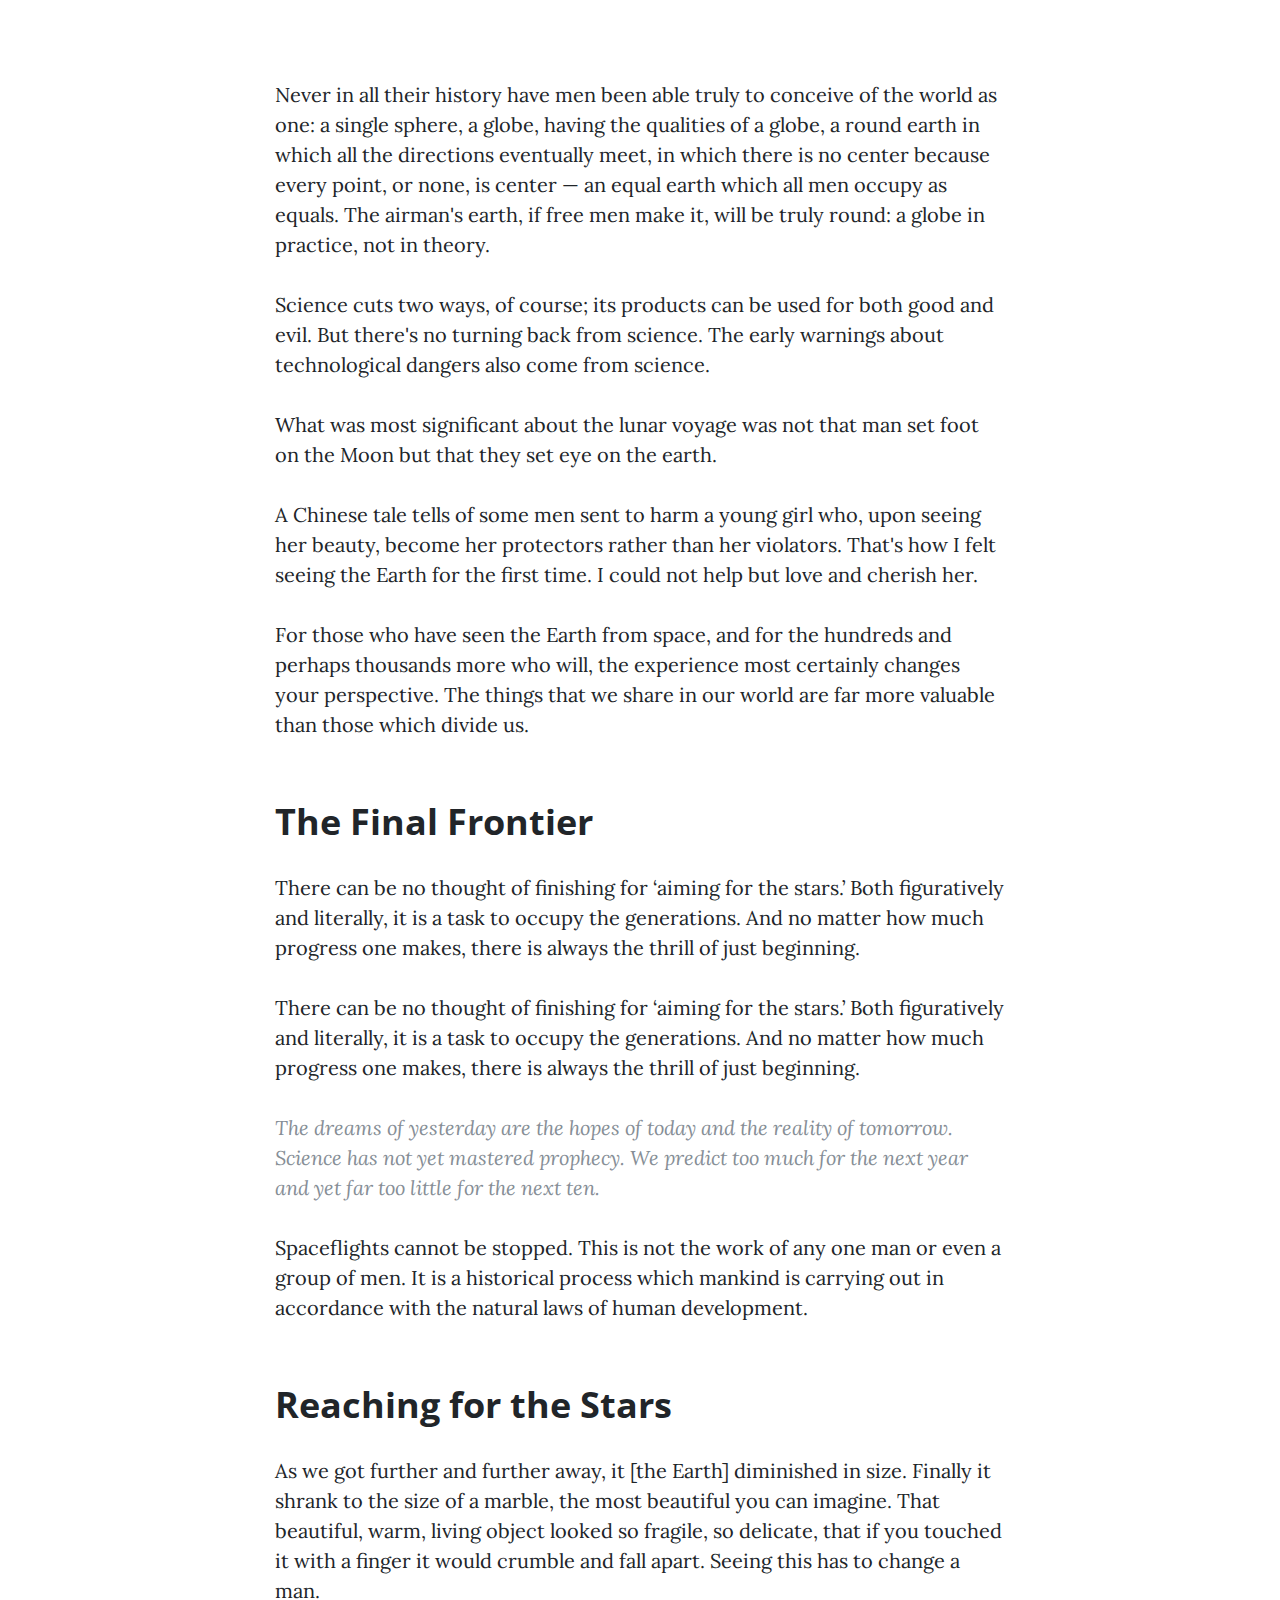
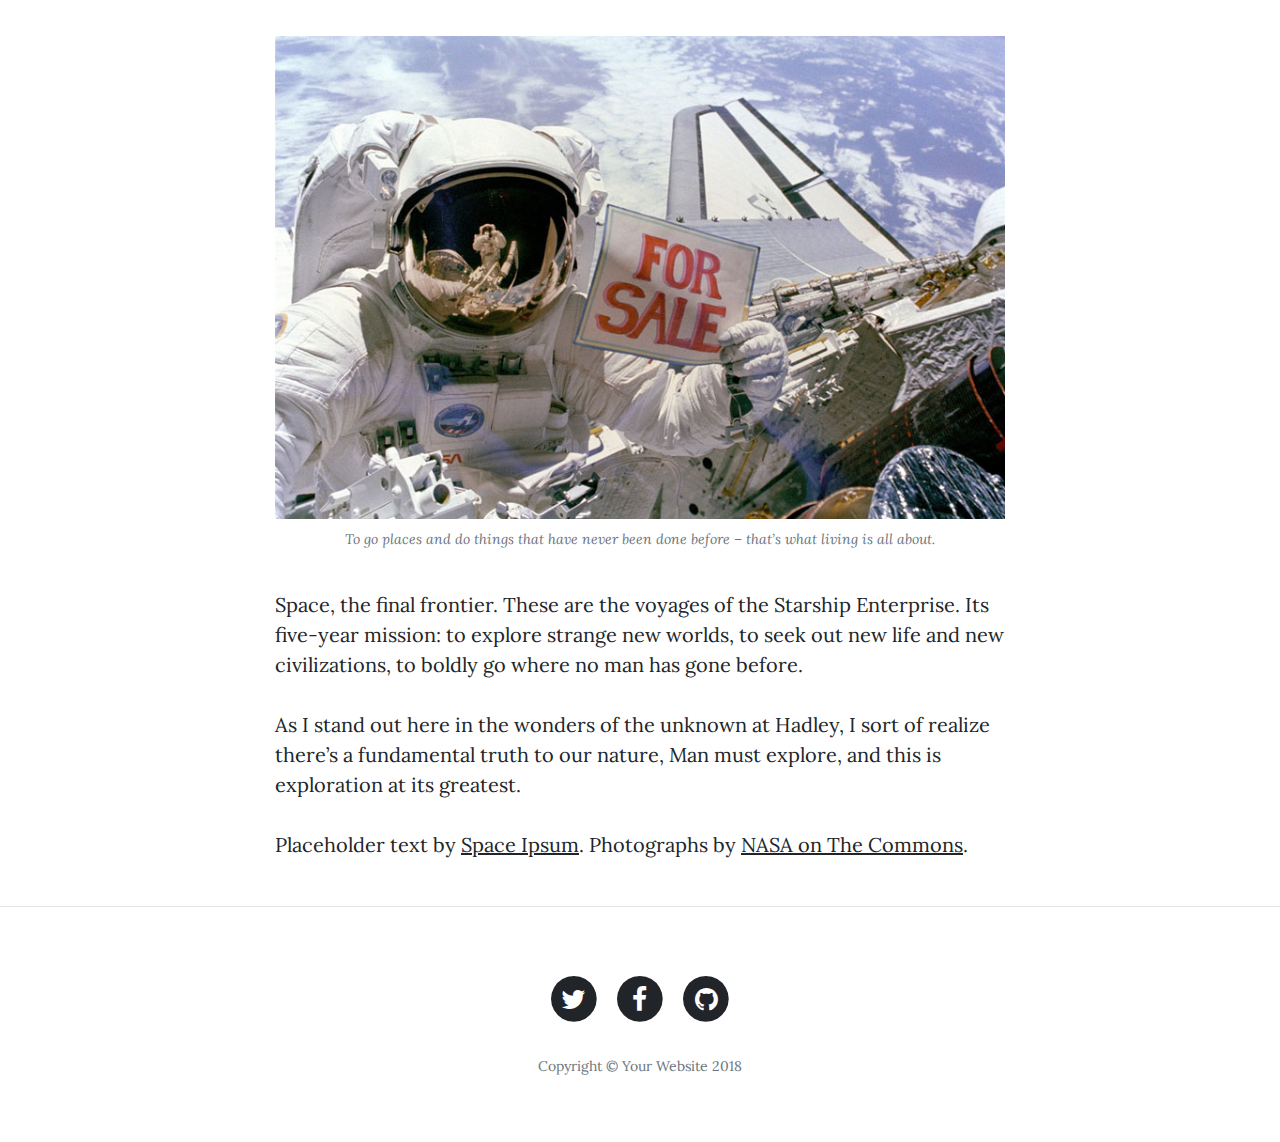
<file: public/post.html>
<!DOCTYPE html>
<html lang="en">

  <head>

    <meta charset="utf-8">
    <meta name="viewport" content="width=device-width, initial-scale=1, shrink-to-fit=no">
    <meta name="description" content="">
    <meta name="author" content="">

    <title>Clean Blog - Start Bootstrap Theme</title>

    <!-- Bootstrap core CSS -->
    <link href="vendor/bootstrap/css/bootstrap.min.css" rel="stylesheet">

    <!-- Custom fonts for this template -->
    <link href="vendor/font-awesome/css/font-awesome.min.css" rel="stylesheet" type="text/css">
    <link href='https://fonts.googleapis.com/css?family=Lora:400,700,400italic,700italic' rel='stylesheet' type='text/css'>
    <link href='https://fonts.googleapis.com/css?family=Open+Sans:300italic,400italic,600italic,700italic,800italic,400,300,600,700,800' rel='stylesheet' type='text/css'>

    <!-- Custom styles for this template -->
    <link href="css/clean-blog.min.css" rel="stylesheet">

  </head>

  <body>

    <!-- Navigation -->
    <nav class="navbar navbar-expand-lg navbar-light fixed-top" id="mainNav">
      <div class="container">
        <a class="navbar-brand" href="index.html">Start Bootstrap</a>
        <button class="navbar-toggler navbar-toggler-right" type="button" data-toggle="collapse" data-target="#navbarResponsive" aria-controls="navbarResponsive" aria-expanded="false" aria-label="Toggle navigation">
          Menu
          <i class="fa fa-bars"></i>
        </button>
        <div class="collapse navbar-collapse" id="navbarResponsive">
          <ul class="navbar-nav ml-auto">
            <li class="nav-item">
              <a class="nav-link" href="index.html">Home</a>
            </li>
            <li class="nav-item">
              <a class="nav-link" href="about.html">About</a>
            </li>
            <li class="nav-item">
              <a class="nav-link" href="post.html">Sample Post</a>
            </li>
            <li class="nav-item">
              <a class="nav-link" href="contact.html">Contact</a>
            </li>
          </ul>
        </div>
      </div>
    </nav>

    <!-- Page Header -->
    
    <header class="masthead" style="background-image: url('img/post-bg.jpg')">
      <div class="overlay"></div>
      <div class="container">
      <!--
        <div class="row">
          <div class="col-lg-8 col-md-10 mx-auto">
            <div class="post-heading">
              <h1>Man must explore, and this is exploration at its greatest</h1>
              <h2 class="subheading">Problems look mighty small from 150 miles up</h2>
              <span class="meta">Posted by
                <a href="#">Start Bootstrap</a>
                on August 24, 2018</span>
            </div>
          </div>
        </div>
        -->
      </div>
    </header>

    <!-- Post Content -->
    <article>
      <div class="container">
        <div class="row">
          <div class="col-lg-8 col-md-10 mx-auto">
            <p>Never in all their history have men been able truly to conceive of the world as one: a single sphere, a globe, having the qualities of a globe, a round earth in which all the directions eventually meet, in which there is no center because every point, or none, is center — an equal earth which all men occupy as equals. The airman's earth, if free men make it, will be truly round: a globe in practice, not in theory.</p>

            <p>Science cuts two ways, of course; its products can be used for both good and evil. But there's no turning back from science. The early warnings about technological dangers also come from science.</p>

            <p>What was most significant about the lunar voyage was not that man set foot on the Moon but that they set eye on the earth.</p>

            <p>A Chinese tale tells of some men sent to harm a young girl who, upon seeing her beauty, become her protectors rather than her violators. That's how I felt seeing the Earth for the first time. I could not help but love and cherish her.</p>

            <p>For those who have seen the Earth from space, and for the hundreds and perhaps thousands more who will, the experience most certainly changes your perspective. The things that we share in our world are far more valuable than those which divide us.</p>

            <h2 class="section-heading">The Final Frontier</h2>

            <p>There can be no thought of finishing for ‘aiming for the stars.’ Both figuratively and literally, it is a task to occupy the generations. And no matter how much progress one makes, there is always the thrill of just beginning.</p>

            <p>There can be no thought of finishing for ‘aiming for the stars.’ Both figuratively and literally, it is a task to occupy the generations. And no matter how much progress one makes, there is always the thrill of just beginning.</p>

            <blockquote class="blockquote">The dreams of yesterday are the hopes of today and the reality of tomorrow. Science has not yet mastered prophecy. We predict too much for the next year and yet far too little for the next ten.</blockquote>

            <p>Spaceflights cannot be stopped. This is not the work of any one man or even a group of men. It is a historical process which mankind is carrying out in accordance with the natural laws of human development.</p>

            <h2 class="section-heading">Reaching for the Stars</h2>

            <p>As we got further and further away, it [the Earth] diminished in size. Finally it shrank to the size of a marble, the most beautiful you can imagine. That beautiful, warm, living object looked so fragile, so delicate, that if you touched it with a finger it would crumble and fall apart. Seeing this has to change a man.</p>

            <a href="#">
              <img class="img-fluid" src="img/post-sample-image.jpg" alt="">
            </a>
            <span class="caption text-muted">To go places and do things that have never been done before – that’s what living is all about.</span>

            <p>Space, the final frontier. These are the voyages of the Starship Enterprise. Its five-year mission: to explore strange new worlds, to seek out new life and new civilizations, to boldly go where no man has gone before.</p>

            <p>As I stand out here in the wonders of the unknown at Hadley, I sort of realize there’s a fundamental truth to our nature, Man must explore, and this is exploration at its greatest.</p>

            <p>Placeholder text by
              <a href="http://spaceipsum.com/">Space Ipsum</a>. Photographs by
              <a href="https://www.flickr.com/photos/nasacommons/">NASA on The Commons</a>.</p>
          </div>
        </div>
      </div>
    </article>

    <hr>

    <!-- Footer -->
    <footer>
      <div class="container">
        <div class="row">
          <div class="col-lg-8 col-md-10 mx-auto">
            <ul class="list-inline text-center">
              <li class="list-inline-item">
                <a href="#">
                  <span class="fa-stack fa-lg">
                    <i class="fa fa-circle fa-stack-2x"></i>
                    <i class="fa fa-twitter fa-stack-1x fa-inverse"></i>
                  </span>
                </a>
              </li>
              <li class="list-inline-item">
                <a href="#">
                  <span class="fa-stack fa-lg">
                    <i class="fa fa-circle fa-stack-2x"></i>
                    <i class="fa fa-facebook fa-stack-1x fa-inverse"></i>
                  </span>
                </a>
              </li>
              <li class="list-inline-item">
                <a href="#">
                  <span class="fa-stack fa-lg">
                    <i class="fa fa-circle fa-stack-2x"></i>
                    <i class="fa fa-github fa-stack-1x fa-inverse"></i>
                  </span>
                </a>
              </li>
            </ul>
            <p class="copyright text-muted">Copyright &copy; Your Website 2018</p>
          </div>
        </div>
      </div>
    </footer>

    <!-- Bootstrap core JavaScript -->
    <script src="vendor/jquery/jquery.min.js"></script>
    <script src="vendor/bootstrap/js/bootstrap.bundle.min.js"></script>

    <!-- Custom scripts for this template -->
    <script src="js/clean-blog.min.js"></script>

  </body>

</html>
</file>
<file: public/css/clean-blog.min.css>
body{font-size:20px;color:#212529;font-family:Lora,'Times New Roman',serif}p{line-height:1.5;margin:30px 0}p a{text-decoration:underline}h1,h2,h3,h4,h5,h6{font-weight:800;font-family:'Open Sans','Helvetica Neue',Helvetica,Arial,sans-serif}a{color:#212529;-webkit-transition:all .2s;-moz-transition:all .2s;transition:all .2s}a:focus,a:hover{color:#0085a1}blockquote{font-style:italic;color:#868e96}.section-heading{font-size:36px;font-weight:700;margin-top:60px}.caption{font-size:14px;font-style:italic;display:block;margin:0;padding:10px;text-align:center;border-bottom-right-radius:5px;border-bottom-left-radius:5px}::-moz-selection{color:#fff;background:#0085a1;text-shadow:none}::selection{color:#fff;background:#0085a1;text-shadow:none}img::selection{color:#fff;background:0 0}img::-moz-selection{color:#fff;background:0 0}#mainNav{position:absolute;border-bottom:1px solid #e9ecef;background-color:#fff;font-family:'Open Sans','Helvetica Neue',Helvetica,Arial,sans-serif}#mainNav .navbar-brand{font-weight:800;color:#343a40}#mainNav .navbar-toggler{font-size:12px;font-weight:800;padding:13px;text-transform:uppercase;color:#343a40}#mainNav .navbar-nav>li.nav-item>a{font-size:12px;font-weight:800;letter-spacing:1px;text-transform:uppercase}@media only screen and (min-width:992px){#mainNav{border-bottom:1px solid transparent;background:0 0}#mainNav .navbar-brand{padding:10px 20px;color:#fff}#mainNav .navbar-brand:focus,#mainNav .navbar-brand:hover{color:rgba(255,255,255,.8)}#mainNav .navbar-nav>li.nav-item>a{padding:10px 20px;color:#fff}#mainNav .navbar-nav>li.nav-item>a:focus,#mainNav .navbar-nav>li.nav-item>a:hover{color:rgba(255,255,255,.8)}}@media only screen and (min-width:992px){#mainNav{-webkit-transition:background-color .2s;-moz-transition:background-color .2s;transition:background-color .2s;-webkit-transform:translate3d(0,0,0);-moz-transform:translate3d(0,0,0);-ms-transform:translate3d(0,0,0);-o-transform:translate3d(0,0,0);transform:translate3d(0,0,0);-webkit-backface-visibility:hidden}#mainNav.is-fixed{position:fixed;top:-67px;-webkit-transition:-webkit-transform .2s;-moz-transition:-moz-transform .2s;transition:transform .2s;border-bottom:1px solid #fff;background-color:rgba(255,255,255,.9)}#mainNav.is-fixed .navbar-brand{color:#212529}#mainNav.is-fixed .navbar-brand:focus,#mainNav.is-fixed .navbar-brand:hover{color:#0085a1}#mainNav.is-fixed .navbar-nav>li.nav-item>a{color:#212529}#mainNav.is-fixed .navbar-nav>li.nav-item>a:focus,#mainNav.is-fixed .navbar-nav>li.nav-item>a:hover{color:#0085a1}#mainNav.is-visible{-webkit-transform:translate3d(0,100%,0);-moz-transform:translate3d(0,100%,0);-ms-transform:translate3d(0,100%,0);-o-transform:translate3d(0,100%,0);transform:translate3d(0,100%,0)}}header.masthead{margin-bottom:50px;background:no-repeat center center;background-color:#868e96;background-attachment:scroll;position:relative;-webkit-background-size:cover;-moz-background-size:cover;-o-background-size:cover;background-size:cover}header.masthead .overlay{position:absolute;top:0;left:0;height:100%;width:100%;background-color:#212529;opacity:.5}header.masthead .page-heading,header.masthead .post-heading,header.masthead .site-heading{padding:200px 0 150px;color:#fff}@media only screen and (min-width:768px){header.masthead .page-heading,header.masthead .post-heading,header.masthead .site-heading{padding:200px 0}}header.masthead .page-heading,header.masthead .site-heading{text-align:center}header.masthead .page-heading h1,header.masthead .site-heading h1{font-size:50px;margin-top:0}header.masthead .page-heading .subheading,header.masthead .site-heading .subheading{font-size:24px;font-weight:300;line-height:1.1;display:block;margin:10px 0 0;font-family:'Open Sans','Helvetica Neue',Helvetica,Arial,sans-serif}@media only screen and (min-width:768px){header.masthead .page-heading h1,header.masthead .site-heading h1{font-size:80px}}header.masthead .post-heading h1{font-size:35px}header.masthead .post-heading .meta,header.masthead .post-heading .subheading{line-height:1.1;display:block}header.masthead .post-heading .subheading{font-size:24px;font-weight:600;margin:10px 0 30px;font-family:'Open Sans','Helvetica Neue',Helvetica,Arial,sans-serif}header.masthead .post-heading .meta{font-size:20px;font-weight:300;font-style:italic;font-family:Lora,'Times New Roman',serif}header.masthead .post-heading .meta a{color:#fff}@media only screen and (min-width:768px){header.masthead .post-heading h1{font-size:55px}header.masthead .post-heading .subheading{font-size:30px}}.post-preview>a{color:#212529}.post-preview>a:focus,.post-preview>a:hover{text-decoration:none;color:#0085a1}.post-preview>a>.post-title{font-size:30px;margin-top:30px;margin-bottom:10px}.post-preview>a>.post-subtitle{font-weight:300;margin:0 0 10px}.post-preview>.post-meta{font-size:18px;font-style:italic;margin-top:0;color:#868e96}.post-preview>.post-meta>a{text-decoration:none;color:#212529}.post-preview>.post-meta>a:focus,.post-preview>.post-meta>a:hover{text-decoration:underline;color:#0085a1}@media only screen and (min-width:768px){.post-preview>a>.post-title{font-size:36px}}.floating-label-form-group{font-size:14px;position:relative;margin-bottom:0;padding-bottom:.5em;border-bottom:1px solid #dee2e6}.floating-label-form-group input,.floating-label-form-group textarea{font-size:1.5em;position:relative;z-index:1;padding:0;resize:none;border:none;border-radius:0;background:0 0;box-shadow:none!important;font-family:Lora,'Times New Roman',serif}.floating-label-form-group input::-webkit-input-placeholder,.floating-label-form-group textarea::-webkit-input-placeholder{color:#868e96;font-family:Lora,'Times New Roman',serif}.floating-label-form-group label{font-size:.85em;line-height:1.764705882em;position:relative;z-index:0;top:2em;display:block;margin:0;-webkit-transition:top .3s ease,opacity .3s ease;-moz-transition:top .3s ease,opacity .3s ease;-ms-transition:top .3s ease,opacity .3s ease;transition:top .3s ease,opacity .3s ease;vertical-align:middle;vertical-align:baseline;opacity:0}.floating-label-form-group .help-block{margin:15px 0}.floating-label-form-group-with-value label{top:0;opacity:1}.floating-label-form-group-with-focus label{color:#0085a1}form .form-group:first-child .floating-label-form-group{border-top:1px solid #dee2e6}footer{padding:50px 0 65px}footer .list-inline{margin:0;padding:0}footer .copyright{font-size:14px;margin-bottom:0;text-align:center}.btn{font-size:14px;font-weight:800;padding:15px 25px;letter-spacing:1px;text-transform:uppercase;border-radius:0;font-family:'Open Sans','Helvetica Neue',Helvetica,Arial,sans-serif}.btn-primary{background-color:#0085a1;border-color:#0085a1}.btn-primary:active,.btn-primary:focus,.btn-primary:hover{color:#fff;background-color:#00657b!important;border-color:#00657b!important}.btn-lg{font-size:16px;padding:25px 35px}.postimg{
  max-width:100%;
max-height:100%;
}

.video-in-header{
	padding:10%;
}
</file>
